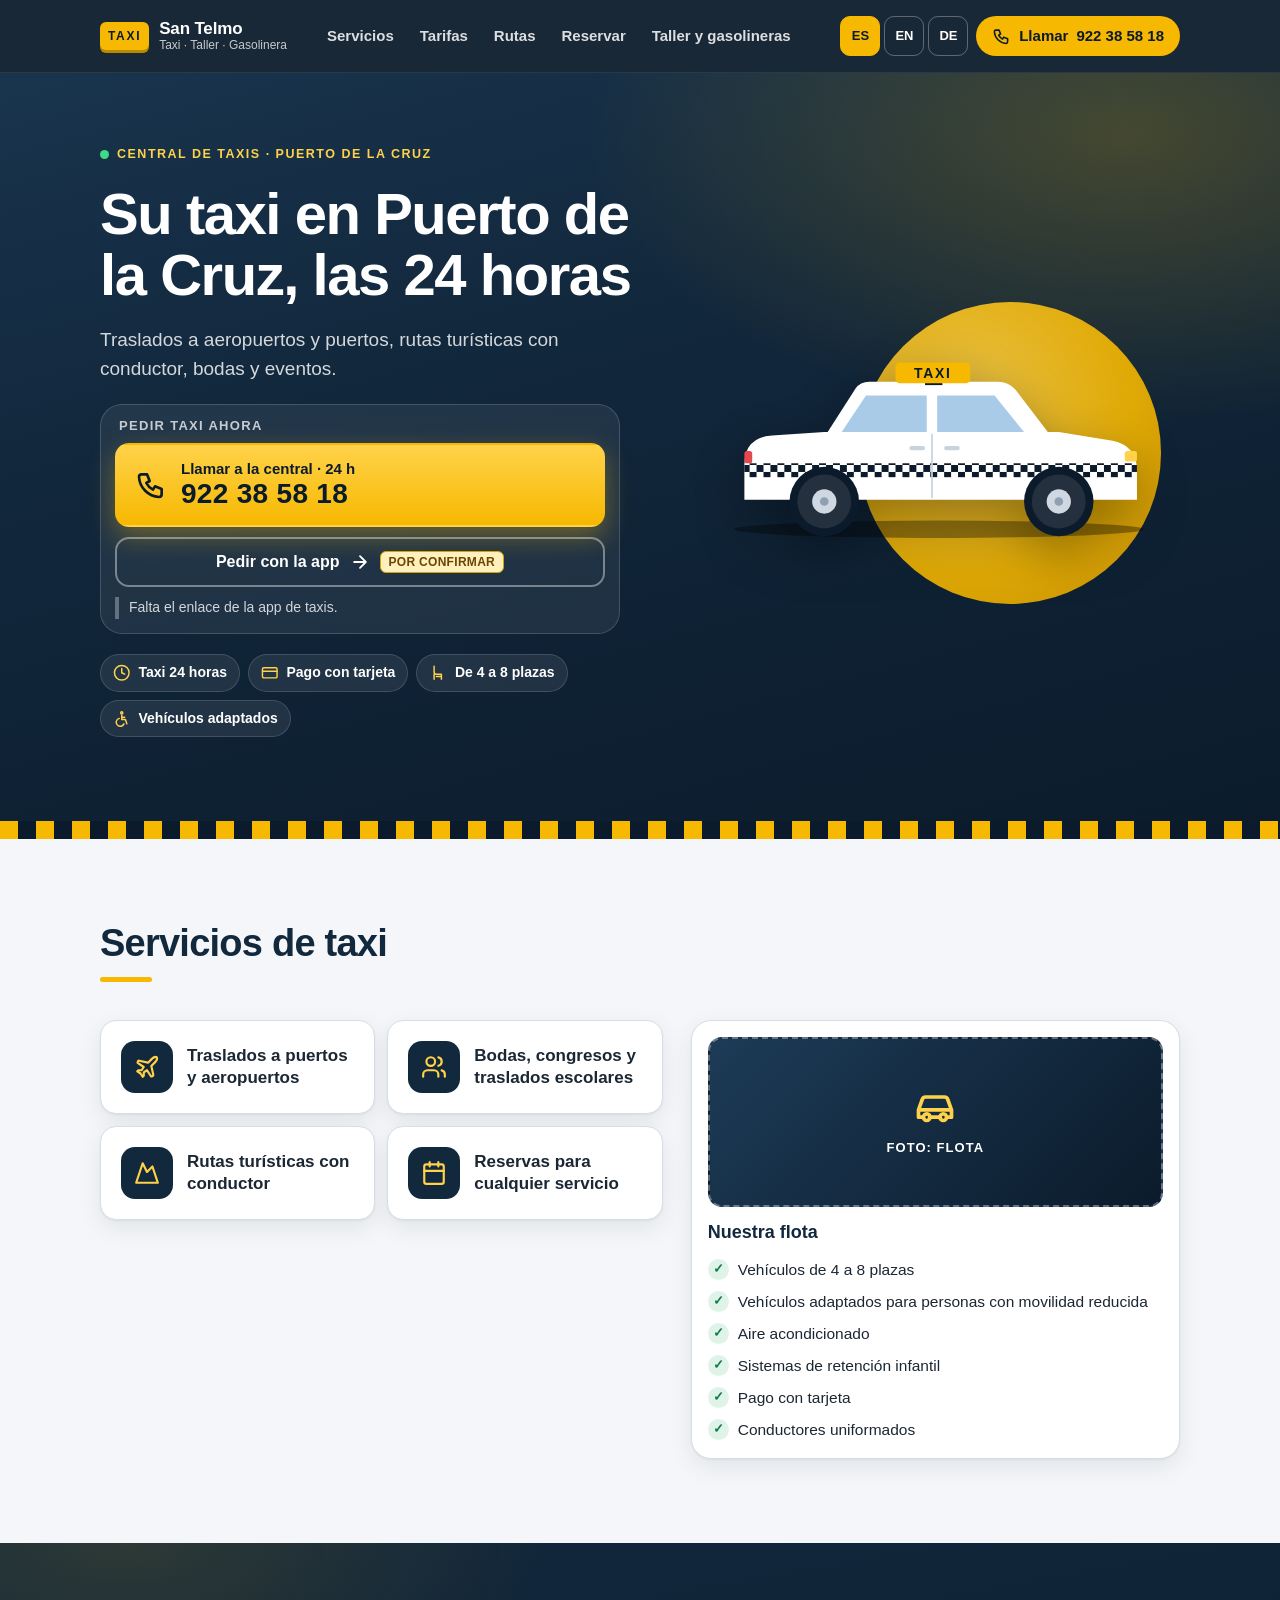
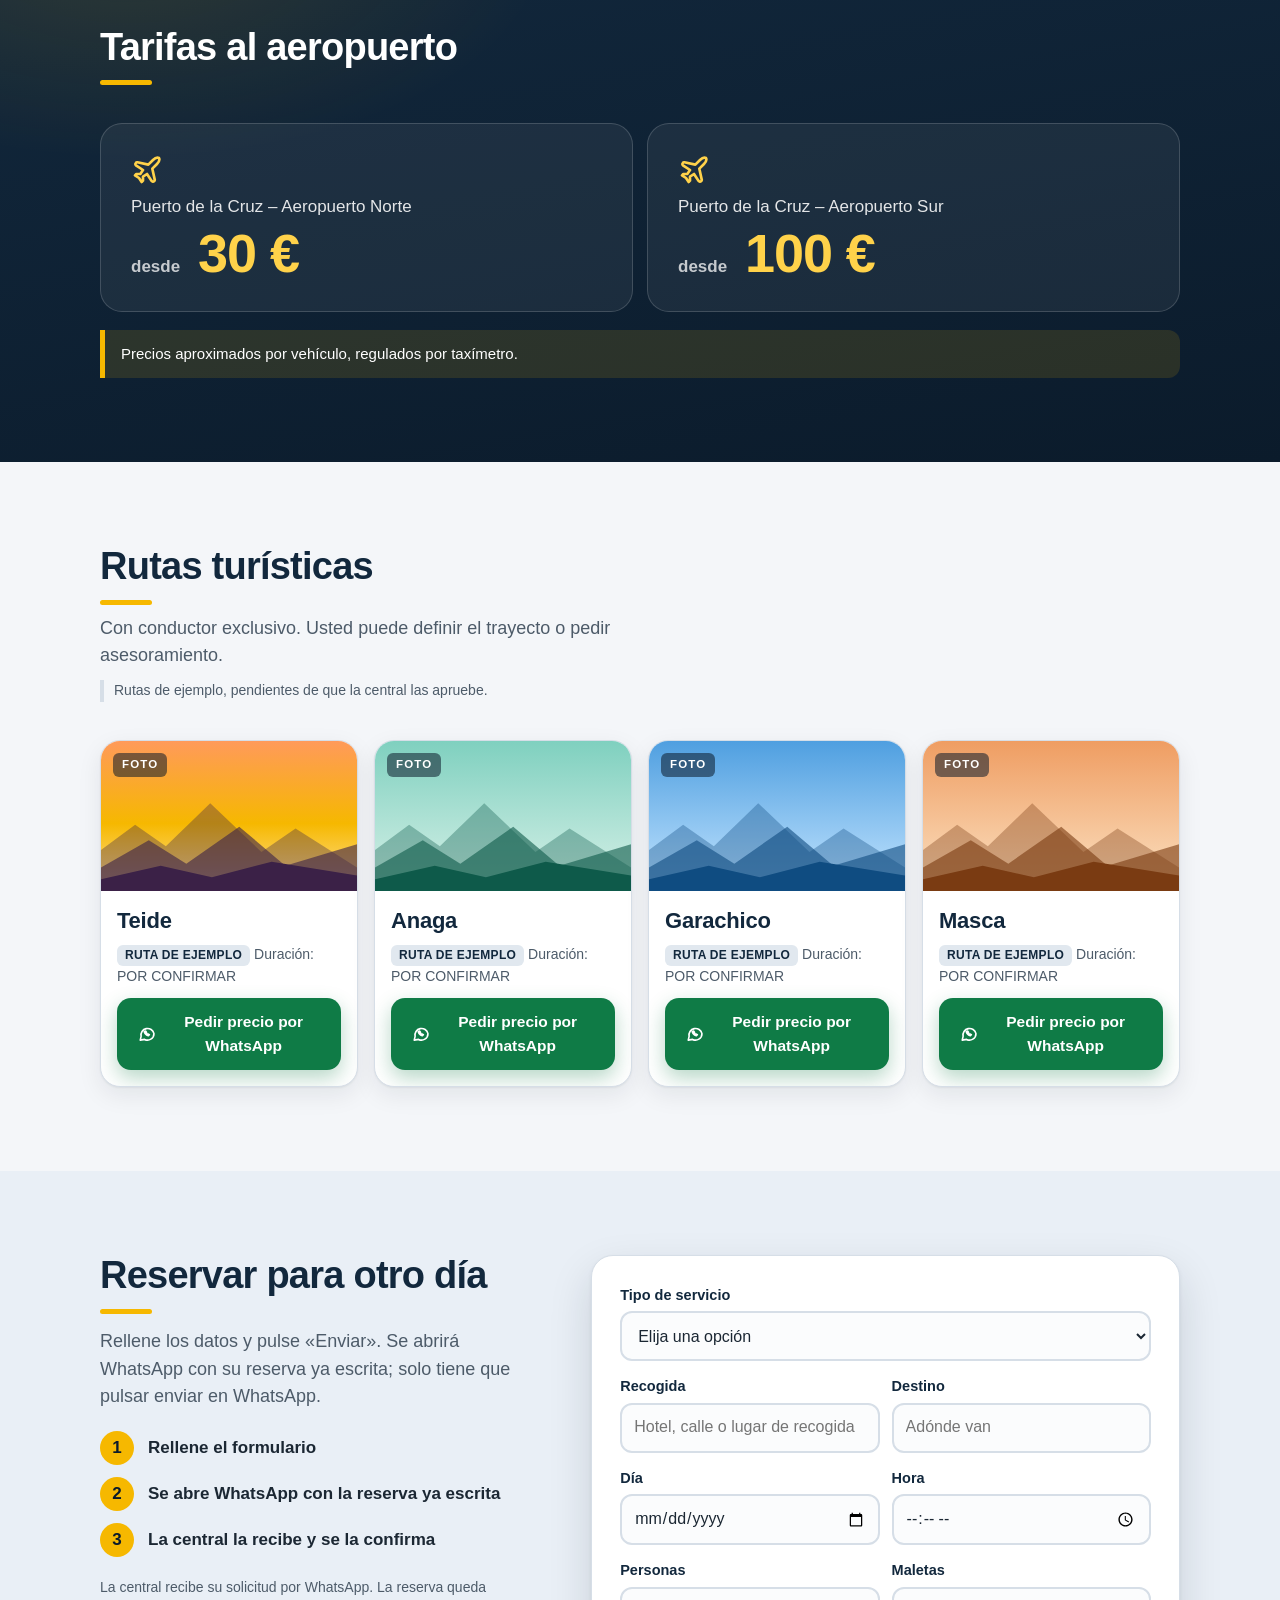
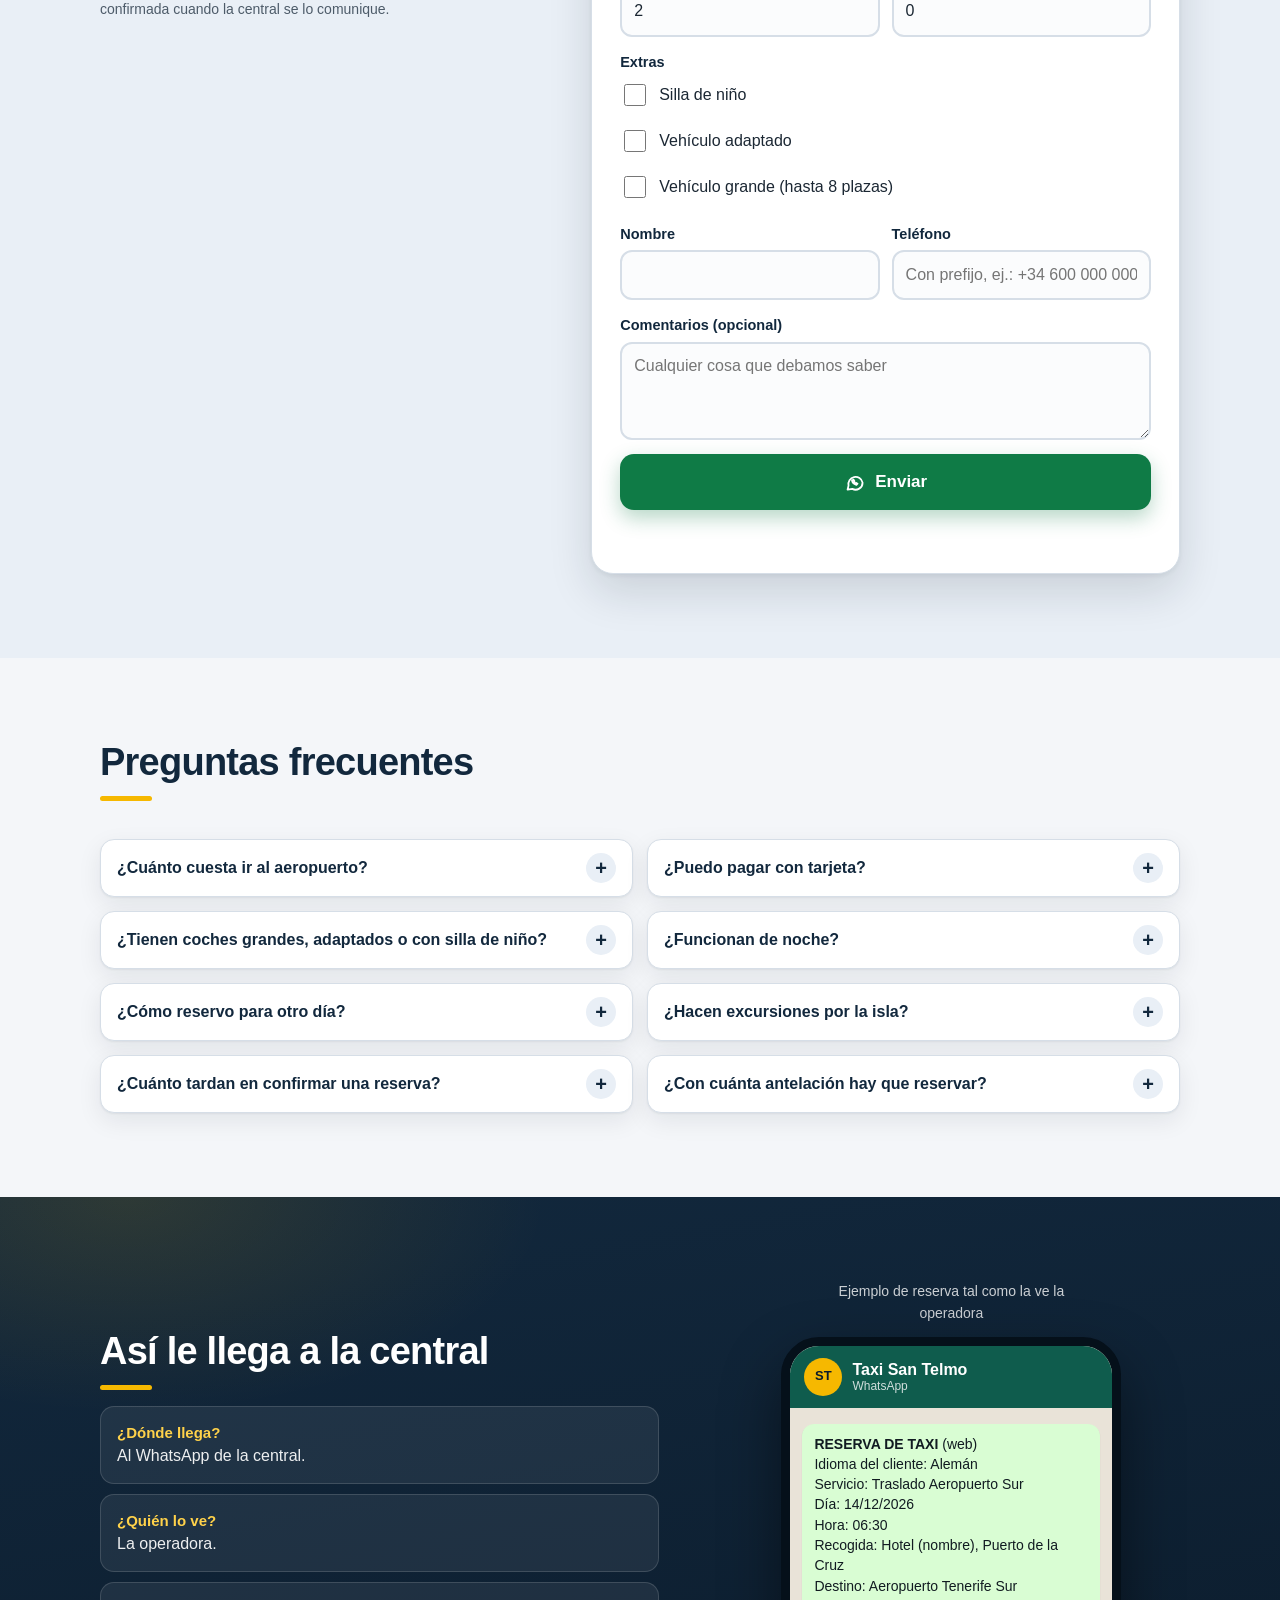
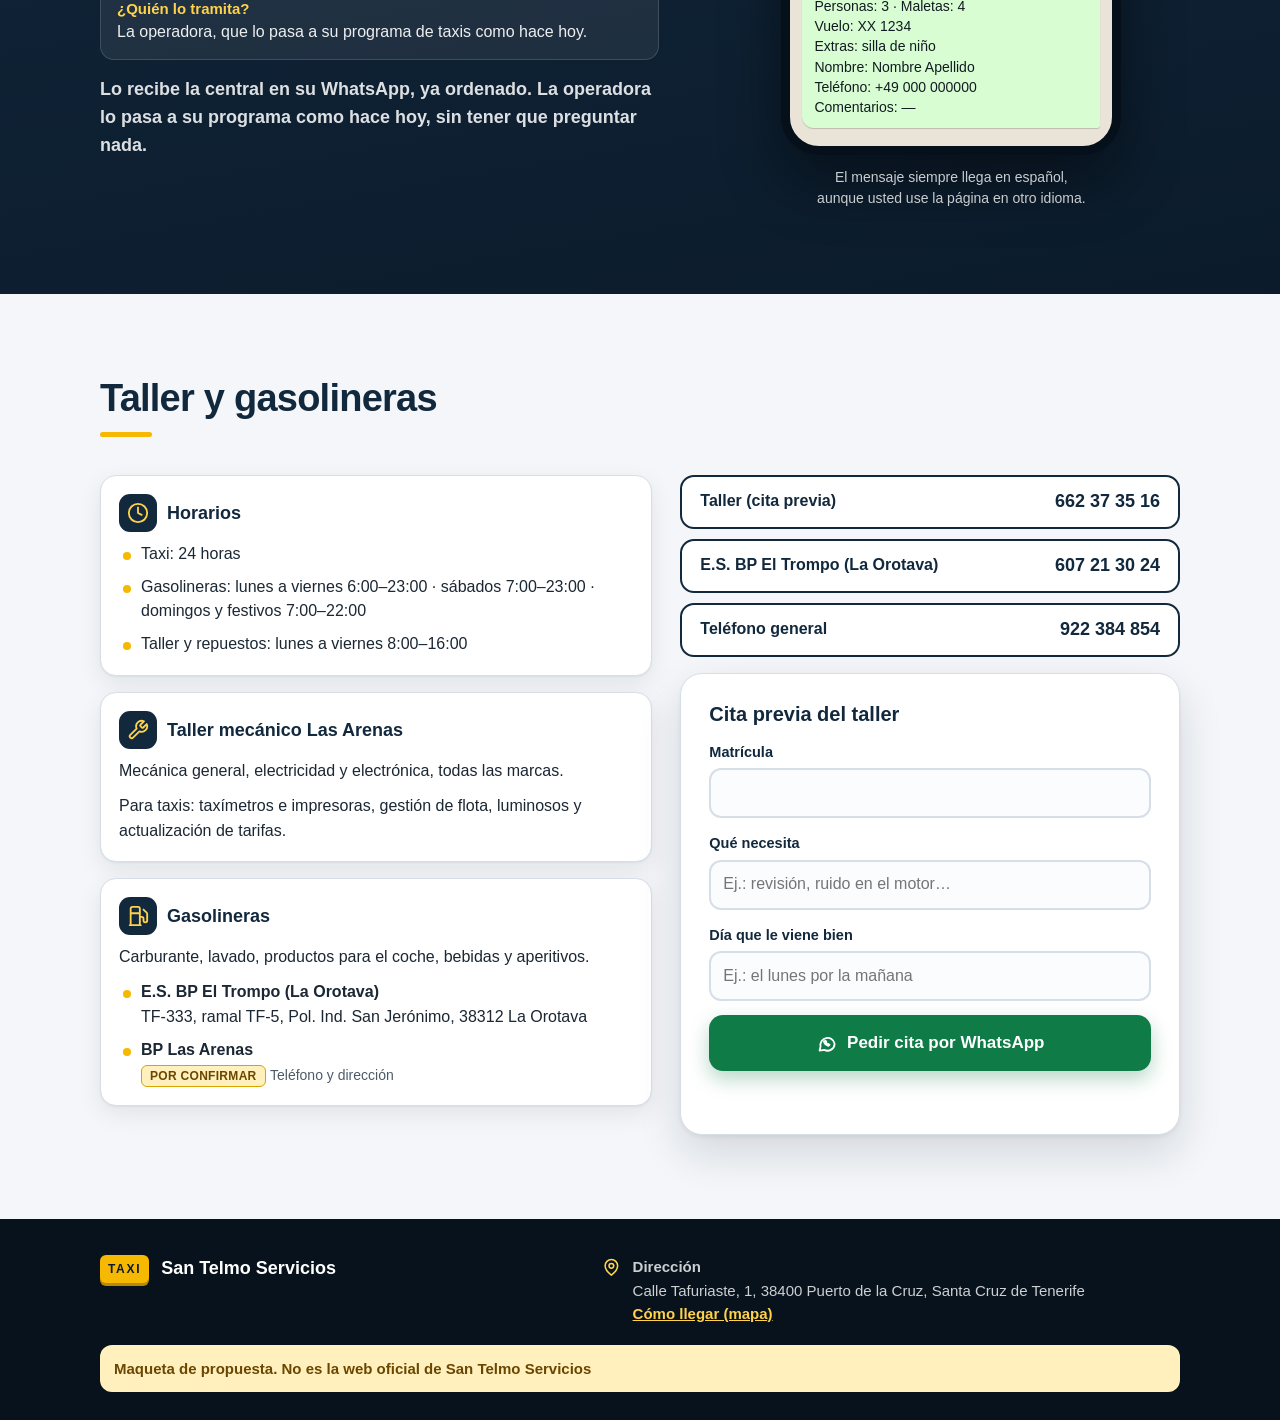
<file: index.html>
<!doctype html>
<html lang="es">
<head>
  <meta charset="utf-8">
  <meta name="viewport" content="width=device-width, initial-scale=1, viewport-fit=cover">
  <meta name="robots" content="noindex">
  <meta name="theme-color" content="#0b1b2b">
  <title>San Telmo Servicios</title>
  <link rel="stylesheet" href="styles.css">
</head>
<body>

<!-- Iconos (sin dependencias): se usan con <svg class="i"><use href="#i-..."></use></svg> -->
<svg width="0" height="0" style="position:absolute" aria-hidden="true" focusable="false">
  <defs>
    <symbol id="i-phone" viewBox="0 0 24 24" fill="none" stroke="currentColor" stroke-width="2" stroke-linecap="round" stroke-linejoin="round"><path d="M5 4h4l2 5-2.5 1.5a11 11 0 0 0 5 5L15 13l5 2v4a2 2 0 0 1-2 2A16 16 0 0 1 3 6a2 2 0 0 1 2-2z"/></symbol>
    <symbol id="i-chat" viewBox="0 0 24 24" fill="none" stroke="currentColor" stroke-width="2" stroke-linecap="round" stroke-linejoin="round"><path d="M21 12a8 8 0 0 1-11.6 7.1L4 20l1.1-4.6A8 8 0 1 1 21 12z"/><path d="M9 9.5c.3 2 2.5 4.2 5 5l1.3-1.3-1.8-1-.8.7a4 4 0 0 1-1.6-1.6l.7-.8-1-1.8z"/></symbol>
    <symbol id="i-plane" viewBox="0 0 24 24" fill="none" stroke="currentColor" stroke-width="2" stroke-linecap="round" stroke-linejoin="round"><path d="M17.8 19.2 16 11l3.5-3.5C21 6 21.5 4 21 3c-1-.5-3 0-4.5 1.5L13 8 4.8 6.2c-.5-.1-.9.1-1.1.5l-.3.5c-.2.5-.1 1 .3 1.3L9 12l-2 3H4l-1 1 3 2 2 3 1-1v-3l3-2 3.5 5.3c.3.4.8.5 1.3.3l.5-.2c.4-.3.6-.7.5-1.2z"/></symbol>
    <symbol id="i-users" viewBox="0 0 24 24" fill="none" stroke="currentColor" stroke-width="2" stroke-linecap="round" stroke-linejoin="round"><path d="M16 21v-2a4 4 0 0 0-4-4H6a4 4 0 0 0-4 4v2"/><circle cx="9" cy="7" r="4"/><path d="M22 21v-2a4 4 0 0 0-3-3.9M16 3.1a4 4 0 0 1 0 7.8"/></symbol>
    <symbol id="i-mountain" viewBox="0 0 24 24" fill="none" stroke="currentColor" stroke-width="2" stroke-linecap="round" stroke-linejoin="round"><path d="m8 3 4 8 5-5 5 15H2L8 3z"/></symbol>
    <symbol id="i-calendar" viewBox="0 0 24 24" fill="none" stroke="currentColor" stroke-width="2" stroke-linecap="round" stroke-linejoin="round"><rect x="3" y="4" width="18" height="18" rx="2"/><path d="M16 2v4M8 2v4M3 10h18"/></symbol>
    <symbol id="i-clock" viewBox="0 0 24 24" fill="none" stroke="currentColor" stroke-width="2" stroke-linecap="round" stroke-linejoin="round"><circle cx="12" cy="12" r="10"/><path d="M12 6v6l4 2"/></symbol>
    <symbol id="i-card" viewBox="0 0 24 24" fill="none" stroke="currentColor" stroke-width="2" stroke-linecap="round" stroke-linejoin="round"><rect x="2" y="5" width="20" height="14" rx="2"/><path d="M2 10h20"/></symbol>
    <symbol id="i-seats" viewBox="0 0 24 24" fill="none" stroke="currentColor" stroke-width="2" stroke-linecap="round" stroke-linejoin="round"><path d="M7 3v8a3 3 0 0 0 3 3h7M7 14v7M17 14v7M10 17h7"/></symbol>
    <symbol id="i-access" viewBox="0 0 24 24" fill="none" stroke="currentColor" stroke-width="2" stroke-linecap="round" stroke-linejoin="round"><circle cx="12" cy="4" r="1.5"/><path d="M12 7v6h5l2 6M12 10h4M8.5 11.5A5.5 5.5 0 1 0 15 19"/></symbol>
    <symbol id="i-car" viewBox="0 0 24 24" fill="none" stroke="currentColor" stroke-width="2" stroke-linecap="round" stroke-linejoin="round"><path d="M5 17H3v-4l2-5.5A2 2 0 0 1 7 6h10a2 2 0 0 1 2 1.5L21 13v4h-2M3 13h18M9 17h6"/><circle cx="7.5" cy="17" r="1.8"/><circle cx="16.5" cy="17" r="1.8"/></symbol>
    <symbol id="i-check" viewBox="0 0 24 24" fill="none" stroke="currentColor" stroke-width="2.5" stroke-linecap="round" stroke-linejoin="round"><path d="M20 6 9 17l-5-5"/></symbol>
    <symbol id="i-pin" viewBox="0 0 24 24" fill="none" stroke="currentColor" stroke-width="2" stroke-linecap="round" stroke-linejoin="round"><path d="M20 10c0 6-8 12-8 12s-8-6-8-12a8 8 0 0 1 16 0z"/><circle cx="12" cy="10" r="3"/></symbol>
    <symbol id="i-wrench" viewBox="0 0 24 24" fill="none" stroke="currentColor" stroke-width="2" stroke-linecap="round" stroke-linejoin="round"><path d="M14.7 6.3a1 1 0 0 0 0 1.4l1.6 1.6a1 1 0 0 0 1.4 0l3.77-3.77a6 6 0 0 1-7.94 7.94l-6.91 6.91a2.12 2.12 0 0 1-3-3l6.91-6.91a6 6 0 0 1 7.94-7.94l-3.76 3.76z"/></symbol>
    <symbol id="i-fuel" viewBox="0 0 24 24" fill="none" stroke="currentColor" stroke-width="2" stroke-linecap="round" stroke-linejoin="round"><path d="M3 22h12M4 9h10M14 22V4a2 2 0 0 0-2-2H6a2 2 0 0 0-2 2v18M14 13h2a2 2 0 0 1 2 2v2a2 2 0 0 0 2 2 2 2 0 0 0 2-2V9.83a2 2 0 0 0-.59-1.42L18 5"/></symbol>
    <symbol id="i-arrow" viewBox="0 0 24 24" fill="none" stroke="currentColor" stroke-width="2.2" stroke-linecap="round" stroke-linejoin="round"><path d="M5 12h14M12 5l7 7-7 7"/></symbol>
    <symbol id="i-down" viewBox="0 0 24 24" fill="none" stroke="currentColor" stroke-width="2.5" stroke-linecap="round" stroke-linejoin="round"><path d="m6 9 6 6 6-6"/></symbol>
    <!-- Paisaje de las tarjetas de ruta (sustituye a la foto hasta tener las del cliente) -->
    <symbol id="art-land" viewBox="0 0 300 120" preserveAspectRatio="none">
      <path d="M0 120V78l40-26 36 22 52-44 60 50 40-24 72 40v44z" fill="currentColor" opacity=".35"/>
      <path d="M0 120V96l56-28 44 24 62-38 54 40 84-22v48z" fill="currentColor" opacity=".6"/>
      <path d="M0 120v-12l70-14 60 12 70-16 100 14v16z" fill="currentColor"/>
    </symbol>
  </defs>
</svg>

<!-- ======================= Cabecera fija ======================= -->
<header class="top" id="top">
  <div class="wrap top-in">
    <a class="logo" href="#ahora" aria-label="San Telmo Servicios">
      <span class="logo-mark" aria-hidden="true">TAXI</span>
      <span class="logo-txt">
        <strong>San Telmo</strong>
        <small data-i="tagline"></small>
      </span>
    </a>

    <nav class="links" aria-label="Menú">
      <a href="#servicios" data-i="navServices"></a>
      <a href="#tarifas" data-i="navRates"></a>
      <a href="#rutas" data-i="navRoutes"></a>
      <a href="#reservar" data-i="navBook"></a>
      <a href="#taller" data-i="navShop"></a>
    </nav>

    <div class="top-tools">
      <div class="langs" role="group" data-i-aria="langLabel">
        <button type="button" data-lang="es" aria-pressed="true">ES</button>
        <button type="button" data-lang="en" aria-pressed="false">EN</button>
        <button type="button" data-lang="de" aria-pressed="false">DE</button>
      </div>
      <a class="nav-call" id="nav-call" href="#">
        <svg class="i" aria-hidden="true"><use href="#i-phone"/></svg>
        <span class="nav-call-txt" data-i="navCall"></span>
        <b id="nav-call-num"></b>
      </a>
    </div>
  </div>
</header>

<main>

  <!-- ======================= Portada: pedir taxi ahora ======================= -->
  <section class="hero" id="ahora" aria-labelledby="t-hero">
    <div class="wrap hero-in">
      <p class="eyebrow hero-eyebrow"><span class="dot" aria-hidden="true"></span><span data-i="heroEyebrow"></span></p>
      <h1 id="t-hero" class="hero-title" data-i="heroTitle"></h1>

      <div class="now" role="group" aria-labelledby="t-now">
        <h2 id="t-now" class="now-title" data-i="nowTitle"></h2>
        <a class="btn btn-call" id="btn-call" href="#">
          <svg class="i i-lg" aria-hidden="true"><use href="#i-phone"/></svg>
          <span class="btn-txt">
            <span class="btn-main" data-i="callBtn"></span>
            <span class="btn-num" id="call-num"></span>
          </span>
        </a>
        <a class="btn btn-ghost" id="btn-app" href="#">
          <span data-i="appBtn"></span>
          <svg class="i" aria-hidden="true"><use href="#i-arrow"/></svg>
          <span class="tag tag-pending" id="app-tag" hidden></span>
        </a>
        <p class="small note" id="app-note" hidden></p>
      </div>

      <p class="hero-sub" data-i="heroSub"></p>

      <ul class="badges">
        <li><svg class="i" aria-hidden="true"><use href="#i-clock"/></svg><span data-i="badge24"></span></li>
        <li><svg class="i" aria-hidden="true"><use href="#i-card"/></svg><span data-i="badgeCard"></span></li>
        <li><svg class="i" aria-hidden="true"><use href="#i-seats"/></svg><span data-i="badgeSeats"></span></li>
        <li><svg class="i" aria-hidden="true"><use href="#i-access"/></svg><span data-i="badgeAdapted"></span></li>
      </ul>

      <div class="hero-art" aria-hidden="true">
        <span class="sun"></span>
        <svg viewBox="0 0 560 250" class="taxi-art" focusable="false">
          <defs>
            <pattern id="chk" width="16" height="16" patternUnits="userSpaceOnUse">
              <rect width="8" height="8" fill="#0b1b2b"/><rect x="8" y="8" width="8" height="8" fill="#0b1b2b"/>
            </pattern>
          </defs>
          <ellipse cx="282" cy="226" rx="236" ry="10" fill="rgba(0,0,0,.35)"/>
          <!-- cabina -->
          <path d="M150 120 L186 64 Q191 56 202 56 H350 Q362 56 370 65 L412 120 Z" fill="#fff"/>
          <path d="M170 114 L198 72 H268 V114 Z" fill="#a9cbe8"/>
          <path d="M280 72 H346 L380 114 H280 Z" fill="#a9cbe8"/>
          <!-- carrocería -->
          <path d="M58 152 Q58 120 90 118 L150 114 H420 L482 124 Q510 130 510 158 V192 H58 Z" fill="#fff"/>
          <rect x="58" y="150" width="452" height="16" fill="url(#chk)"/>
          <path d="M274 116 V190" stroke="#c9d3de" stroke-width="2"/>
          <rect x="248" y="130" width="18" height="5" rx="2.5" fill="#c9d3de"/>
          <rect x="288" y="130" width="18" height="5" rx="2.5" fill="#c9d3de"/>
          <!-- luces -->
          <rect x="496" y="136" width="14" height="12" rx="3" fill="#ffd24a"/>
          <rect x="58" y="136" width="9" height="14" rx="3" fill="#e5484d"/>
          <!-- rótulo del techo -->
          <rect x="266" y="54" width="20" height="6" fill="#0b1b2b"/>
          <rect x="232" y="34" width="86" height="24" rx="5" fill="#f6b800"/>
          <text x="275" y="52" text-anchor="middle" font-family="-apple-system, Arial, sans-serif" font-weight="800" font-size="16" letter-spacing="2" fill="#0b1b2b">TAXI</text>
          <!-- ruedas -->
          <circle cx="150" cy="194" r="40" fill="#0b1b2b"/>
          <circle cx="420" cy="194" r="40" fill="#0b1b2b"/>
          <circle cx="150" cy="194" r="31" fill="#24303d"/>
          <circle cx="420" cy="194" r="31" fill="#24303d"/>
          <circle cx="150" cy="194" r="14" fill="#cfd8e2"/>
          <circle cx="420" cy="194" r="14" fill="#cfd8e2"/>
          <circle cx="150" cy="194" r="5" fill="#8fa0b2"/>
          <circle cx="420" cy="194" r="5" fill="#8fa0b2"/>
        </svg>
      </div>
    </div>
    <div class="checker" aria-hidden="true"></div>
  </section>

  <!-- ======================= Servicios de taxi ======================= -->
  <section class="section" id="servicios" aria-labelledby="t-serv">
    <div class="wrap">
      <header class="sec-head">
        <h2 id="t-serv" data-i="servicesTitle"></h2>
      </header>
      <div class="two">
        <ul class="svc-grid" id="services-list"></ul>
        <div class="fleet">
          <div class="foto foto-wide" role="img">
            <svg class="i i-xl" aria-hidden="true"><use href="#i-car"/></svg>
            <span class="foto-label" data-i="photoFleet"></span>
          </div>
          <h3 data-i="fleetTitle"></h3>
          <ul class="chips" id="fleet-list"></ul>
        </div>
      </div>
    </div>
  </section>

  <!-- ======================= Tarifas ======================= -->
  <section class="section section-dark" id="tarifas" aria-labelledby="t-rates">
    <div class="wrap">
      <header class="sec-head">
        <h2 id="t-rates" data-i="ratesTitle"></h2>
      </header>
      <div class="rates">
        <div class="rate">
          <svg class="i i-lg" aria-hidden="true"><use href="#i-plane"/></svg>
          <span class="rate-route" data-i="rateNorth"></span>
          <strong class="rate-price"><small data-i="from"></small> 30 €</strong>
        </div>
        <div class="rate">
          <svg class="i i-lg" aria-hidden="true"><use href="#i-plane"/></svg>
          <span class="rate-route" data-i="rateSouth"></span>
          <strong class="rate-price"><small data-i="from"></small> 100 €</strong>
        </div>
      </div>
      <p class="notice" data-i="ratesNotice"></p>
    </div>
  </section>

  <!-- ======================= Rutas turísticas ======================= -->
  <section class="section" id="rutas" aria-labelledby="t-routes">
    <div class="wrap">
      <header class="sec-head">
        <h2 id="t-routes" data-i="routesTitle"></h2>
        <p class="lead" data-i="routesIntro"></p>
        <p class="small note" data-i="routesSample"></p>
      </header>
      <div class="routes" id="routes-list"></div>
    </div>
  </section>

  <!-- ======================= Reservar para otro día ======================= -->
  <section class="section section-tint" id="reservar" aria-labelledby="t-book">
    <div class="wrap book">
      <div class="book-side">
        <h2 id="t-book" data-i="bookTitle"></h2>
        <p class="lead" data-i="bookIntro"></p>
        <ol class="steps">
          <li><span class="step-n">1</span><span data-i="step1"></span></li>
          <li><span class="step-n">2</span><span data-i="step2"></span></li>
          <li><span class="step-n">3</span><span data-i="step3"></span></li>
        </ol>
        <p class="small" data-i="bookNote"></p>
      </div>

      <form id="form-reserva" class="panel" novalidate autocomplete="off">
        <label class="field">
          <span data-i="fService"></span>
          <select id="f-service" name="service" data-req="fService"></select>
        </label>

        <div class="row2 row2-wide">
          <label class="field">
            <span data-i="fPickup"></span>
            <input type="text" id="f-pickup" name="pickup" data-req="fPickup" data-i-ph="phPickup">
          </label>
          <label class="field">
            <span data-i="fDropoff"></span>
            <input type="text" id="f-dropoff" name="dropoff" data-req="fDropoff" data-i-ph="phDropoff">
          </label>
        </div>

        <div class="row2">
          <label class="field">
            <span data-i="fDate"></span>
            <input type="date" id="f-date" name="date" data-req="fDate">
          </label>
          <label class="field">
            <span data-i="fTime"></span>
            <input type="time" id="f-time" name="time" data-req="fTime">
          </label>
        </div>

        <div class="row2">
          <label class="field">
            <span data-i="fPeople"></span>
            <input type="number" id="f-people" name="people" min="1" step="1" inputmode="numeric" value="2" data-req="fPeople">
          </label>
          <label class="field">
            <span data-i="fBags"></span>
            <input type="number" id="f-bags" name="bags" min="0" step="1" inputmode="numeric" value="0">
          </label>
        </div>

        <label class="field" id="flight-field" hidden>
          <span data-i="fFlight"></span>
          <input type="text" id="f-flight" name="flight" data-i-ph="phFlight" autocapitalize="characters">
        </label>

        <fieldset class="field extras">
          <legend data-i="fExtras"></legend>
          <label class="check"><input type="checkbox" name="extras" value="seat"><span data-i="extras.seat"></span></label>
          <label class="check"><input type="checkbox" name="extras" value="adapted"><span data-i="extras.adapted"></span></label>
          <label class="check"><input type="checkbox" name="extras" value="large"><span data-i="extras.large"></span></label>
        </fieldset>

        <div class="row2 row2-wide">
          <label class="field">
            <span data-i="fName"></span>
            <input type="text" id="f-name" name="name" data-req="fName" autocomplete="name">
          </label>
          <label class="field">
            <span data-i="fPhone"></span>
            <input type="tel" id="f-phone" name="phone" data-req="fPhone" data-i-ph="phPhone" autocomplete="tel">
          </label>
        </div>

        <label class="field">
          <span data-i="fComments"></span>
          <textarea id="f-comments" name="comments" rows="3" data-i-ph="phComments"></textarea>
        </label>

        <button type="submit" class="btn btn-wa">
          <svg class="i" aria-hidden="true"><use href="#i-chat"/></svg>
          <span data-i="submit"></span>
        </button>
        <p class="small status" id="form-status" role="status" aria-live="polite"></p>
      </form>
    </div>
  </section>

  <!-- ======================= Preguntas frecuentes ======================= -->
  <section class="section" id="faq" aria-labelledby="t-faq">
    <div class="wrap">
      <header class="sec-head">
        <h2 id="t-faq" data-i="faqTitle"></h2>
      </header>
      <div class="faq-list" id="faq-list"></div>
    </div>
  </section>

  <!-- ======================= Así le llega a la central ======================= -->
  <section class="section section-dark" id="central" aria-labelledby="t-central">
    <div class="wrap central">
      <div class="central-text">
        <h2 id="t-central" data-i="centralTitle"></h2>
        <dl class="qa" id="central-qa"></dl>
        <p class="lead strong" data-i="centralLine"></p>
      </div>

      <div class="central-demo">
        <p class="small cap" data-i="centralExample"></p>
        <div class="phone">
          <div class="phone-top">
            <span class="avatar" aria-hidden="true">ST</span>
            <span class="phone-name"><b data-i="waChatName"></b><small>WhatsApp</small></span>
          </div>
          <div class="phone-body">
            <div class="wa-bubble" id="wa-example" translate="no" lang="es"></div>
          </div>
        </div>
        <p class="small cap" data-i="centralSpanish"></p>
      </div>
    </div>
  </section>

  <!-- ======================= Taller y gasolineras ======================= -->
  <section class="section" id="taller" aria-labelledby="t-shop">
    <div class="wrap">
      <header class="sec-head">
        <h2 id="t-shop" data-i="shopTitle"></h2>
      </header>

      <div class="shop">
        <div class="shop-cards">
          <article class="mini">
            <h3><svg class="i" aria-hidden="true"><use href="#i-clock"/></svg><span data-i="hoursTitle"></span></h3>
            <ul class="list">
              <li data-i="hoursTaxi"></li>
              <li data-i="hoursStations"></li>
              <li data-i="hoursWorkshop"></li>
            </ul>
          </article>

          <article class="mini">
            <h3><svg class="i" aria-hidden="true"><use href="#i-wrench"/></svg><span data-i="workshopName"></span></h3>
            <p data-i="workshopServices"></p>
            <p data-i="workshopTaxis"></p>
          </article>

          <article class="mini">
            <h3><svg class="i" aria-hidden="true"><use href="#i-fuel"/></svg><span data-i="stationsName"></span></h3>
            <p data-i="stationsServices"></p>
            <ul class="list">
              <li><strong data-i="stationTrompo"></strong><br><span id="trompo-addr"></span></li>
              <li><strong data-i="stationLasArenas"></strong><br>
                <span class="tag tag-pending" data-i="pending"></span>
                <span class="small" data-i="stationLasArenasNote"></span></li>
            </ul>
          </article>
        </div>

        <div class="shop-side">
          <div class="phones">
            <a class="btn btn-ghost" id="tel-workshop" href="#"><span data-i="phoneWorkshop"></span><span class="btn-num" id="tel-workshop-num"></span></a>
            <a class="btn btn-ghost" id="tel-trompo" href="#"><span data-i="stationTrompo"></span><span class="btn-num" id="tel-trompo-num"></span></a>
            <a class="btn btn-ghost" id="tel-general" href="#"><span data-i="phoneGeneral"></span><span class="btn-num" id="tel-general-num"></span></a>
          </div>

          <form id="form-cita" class="panel" novalidate autocomplete="off">
            <h3 data-i="apptTitle"></h3>
            <label class="field">
              <span data-i="fPlate"></span>
              <input type="text" id="c-plate" name="plate" data-req="fPlate" autocapitalize="characters">
            </label>
            <label class="field">
              <span data-i="fNeed"></span>
              <input type="text" id="c-need" name="need" data-req="fNeed" data-i-ph="phNeed">
            </label>
            <label class="field">
              <span data-i="fDay"></span>
              <input type="text" id="c-day" name="day" data-req="fDay" data-i-ph="phDay">
            </label>
            <button type="submit" class="btn btn-wa">
              <svg class="i" aria-hidden="true"><use href="#i-chat"/></svg>
              <span data-i="apptBtn"></span>
            </button>
            <p class="small status" id="cita-status" role="status" aria-live="polite"></p>
          </form>
        </div>
      </div>
    </div>
  </section>

</main>

<!-- ======================= Pie ======================= -->
<footer class="foot">
  <div class="wrap foot-in">
    <div class="foot-brand">
      <span class="logo-mark" aria-hidden="true">TAXI</span>
      <strong>San Telmo Servicios</strong>
    </div>
    <p class="foot-addr">
      <svg class="i" aria-hidden="true"><use href="#i-pin"/></svg>
      <span><strong data-i="footAddress"></strong><br><span id="foot-address"></span><br>
      <a id="foot-map" href="#" target="_blank" rel="noopener"><span data-i="footMap"></span></a></span>
    </p>
    <p class="disclaimer" data-i="footDisclaimer"></p>
  </div>
</footer>

<!-- Barra fija (móvil): Llamar · WhatsApp · Reservar -->
<nav class="bar" aria-label="Acciones rápidas">
  <a class="bar-call" id="bar-call" href="#"><svg class="i" aria-hidden="true"><use href="#i-phone"/></svg><span data-i="barCall"></span></a>
  <a class="bar-wa" id="bar-wa" href="#"><svg class="i" aria-hidden="true"><use href="#i-chat"/></svg><span data-i="barWa"></span></a>
  <a class="bar-book" id="bar-book" href="#reservar"><svg class="i" aria-hidden="true"><use href="#i-calendar"/></svg><span data-i="barBook"></span></a>
</nav>

<div class="toast" id="toast" role="status" aria-live="polite" hidden></div>

<script src="config.js"></script>
<script src="i18n.js"></script>
<script src="app.js"></script>
</body>
</html>
</file>
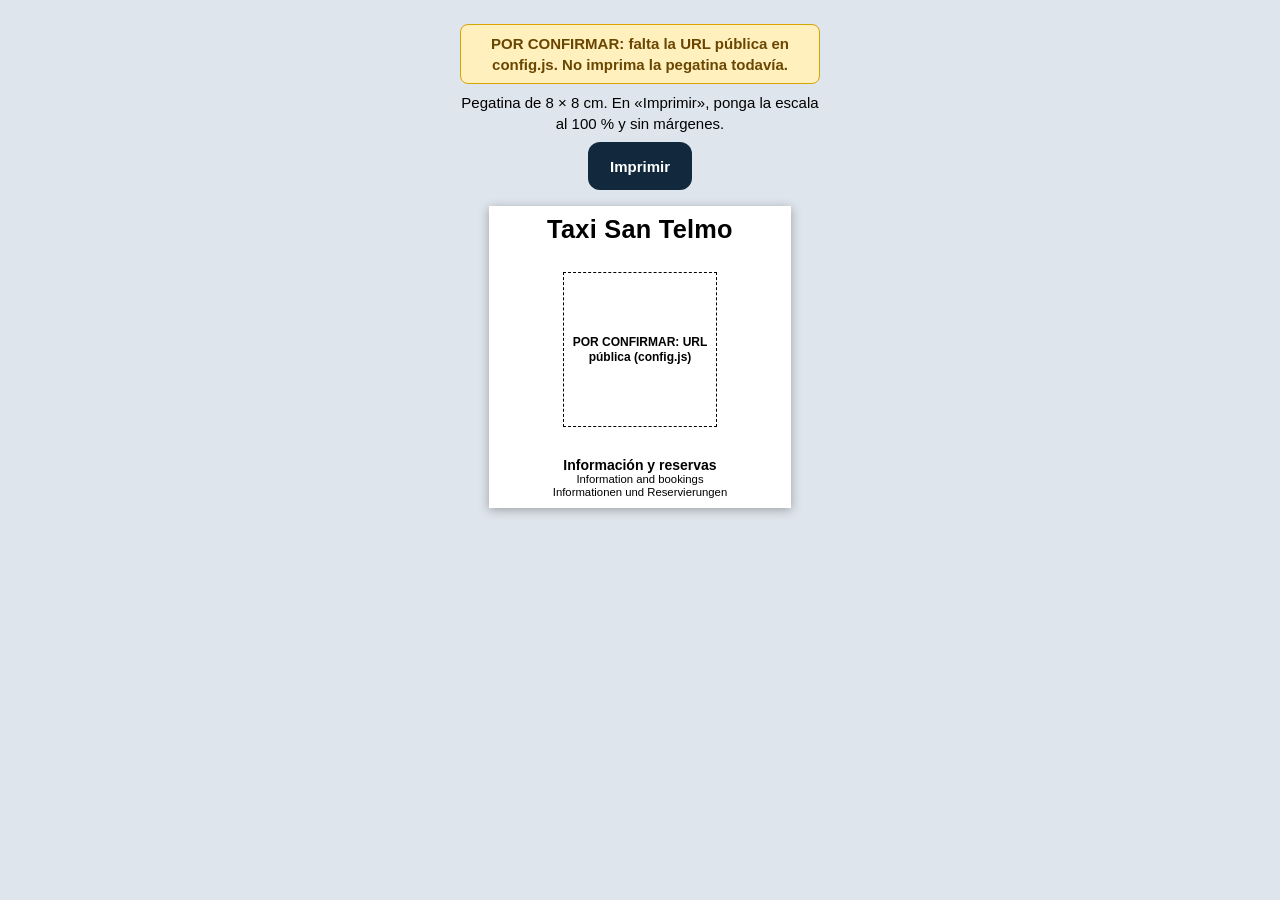
<file: qr.html>
<!doctype html>
<html lang="es">
<head>
  <meta charset="utf-8">
  <meta name="viewport" content="width=device-width, initial-scale=1">
  <meta name="robots" content="noindex">
  <title>Pegatina QR · San Telmo</title>
  <style>
    /* Pegatina de 8 × 8 cm. En pantalla se ve con marco; al imprimir ocupa
       exactamente una hoja de 80 × 80 mm, sin márgenes. */
    @page { size: 80mm 80mm; margin: 0; }

    * { box-sizing: border-box; }
    html, body { margin: 0; }
    body {
      background: #dfe5ec;
      color: #000;
      font-family: -apple-system, BlinkMacSystemFont, "Segoe UI", Roboto, Arial, sans-serif;
      min-height: 100vh;
      display: flex;
      flex-direction: column;
      align-items: center;
      gap: 16px;
      padding: 24px 16px;
    }

    .controls { text-align: center; max-width: 360px; font-size: 15px; line-height: 1.4; }
    .controls button {
      margin-top: 8px; min-height: 48px; padding: 0 22px;
      font: inherit; font-weight: 700; color: #fff; background: #12283d;
      border: 0; border-radius: 12px; cursor: pointer;
    }
    .warn {
      margin: 0 0 8px; padding: 8px 10px; border-radius: 8px;
      background: #fff0bd; color: #6a4600; border: 1px solid #d9a300; font-weight: 600;
    }

    .sticker {
      width: 80mm; height: 80mm;
      padding: 3mm 3mm 2.5mm;
      background: #fff;
      display: flex; flex-direction: column; align-items: center; justify-content: space-between;
      text-align: center;
      box-shadow: 0 2px 10px rgba(0, 0, 0, .3);
      overflow: hidden;
    }
    .brand { font-size: 19pt; font-weight: 800; line-height: 1; letter-spacing: .2pt; }
    .qr { width: 41mm; height: 41mm; display: flex; align-items: center; justify-content: center; }
    .qr svg { width: 100%; height: 100%; display: block; }
    .qr-missing {
      width: 100%; height: 100%; border: .4mm dashed #000; padding: 2mm;
      display: flex; align-items: center; justify-content: center;
      font-size: 9pt; font-weight: 700; line-height: 1.2;
    }
    .lines { line-height: 1.15; }
    .lines p { margin: 0; font-size: 8.5pt; }
    .lines p:first-child { font-size: 10.5pt; font-weight: 700; }

    @media print {
      body { background: #fff; padding: 0; gap: 0; min-height: 0; display: block; }
      .controls { display: none; }
      .sticker { box-shadow: none; break-inside: avoid; page-break-after: avoid; }
    }
  </style>
</head>
<body>

<div class="controls" id="controls">
  <div class="warn" id="warn" hidden></div>
  <div id="help">Pegatina de 8 × 8 cm. En «Imprimir», ponga la escala al 100 % y sin márgenes.</div>
  <button type="button" id="print">Imprimir</button>
</div>

<main class="sticker" id="sticker">
  <div class="brand" id="brand"></div>
  <div class="qr" id="qr"></div>
  <div class="lines" id="lines"></div>
</main>

<script src="config.js"></script>
<script src="i18n.js"></script>
<script src="qr.js"></script>
<script>
(function () {
  "use strict";
  var CFG = window.SANTELMO_CONFIG, T = window.SANTELMO_I18N;
  var url = (CFG.publicUrl || "").trim();

  document.getElementById("brand").textContent = T.es.sticker.brand;

  var lines = document.getElementById("lines");
  ["es", "en", "de"].forEach(function (code) {
    var p = document.createElement("p");
    p.textContent = T[code].sticker.title;
    p.lang = code;
    lines.appendChild(p);
  });

  var box = document.getElementById("qr");
  if (url) {
    box.innerHTML = QR.svg(url, { border: 4 });
  } else {
    var miss = document.createElement("div");
    miss.className = "qr-missing";
    miss.textContent = "POR CONFIRMAR: URL pública (config.js)";
    box.appendChild(miss);
    var warn = document.getElementById("warn");
    warn.textContent = "POR CONFIRMAR: falta la URL pública en config.js. No imprima la pegatina todavía.";
    warn.hidden = false;
    console.warn("[San Telmo] POR CONFIRMAR: falta publicUrl en config.js; el QR no se genera.");
  }

  document.getElementById("print").addEventListener("click", function () { window.print(); });
})();
</script>
</body>
</html>
</file>
<file: styles.css>
/* San Telmo Servicios — maqueta. Móvil primero (se comprueba a 375 px) y
   adaptada a tableta y escritorio. Sin fuentes ni librerías externas. */
:root {
  --ink: #0b1b2b;
  --navy: #12283d;
  --navy-2: #1d3b57;
  --yellow: #f6b800;
  --yellow-2: #ffd24a;
  --green: #0f7b46;
  --green-2: #0b6339;
  --bg: #f4f6f9;
  --tint: #e9eff6;
  --card: #ffffff;
  --text: #1b2733;
  --muted: #4d5b69;
  --line: #d6dee7;
  --danger: #b3261e;
  --pending-bg: #fff0bd;
  --pending-text: #6a4600;
  --pending-line: #d9a300;
  --radius: 16px;
  --shadow: 0 1px 2px rgba(11, 27, 43, .06), 0 8px 24px rgba(11, 27, 43, .08);
  --shadow-lg: 0 2px 4px rgba(11, 27, 43, .06), 0 18px 44px rgba(11, 27, 43, .14);
  color-scheme: light;
}

* { box-sizing: border-box; }

html {
  scroll-behavior: smooth;
  scroll-padding-top: 76px;
  scroll-padding-bottom: 96px; /* que la barra fija no tape el campo enfocado */
  -webkit-text-size-adjust: 100%;
}
@media (prefers-reduced-motion: reduce) {
  html { scroll-behavior: auto; }
  * { animation: none !important; transition: none !important; }
}

body {
  margin: 0;
  background: var(--bg);
  color: var(--text);
  font: 16px/1.55 -apple-system, BlinkMacSystemFont, "SF Pro Text", "Segoe UI", Roboto, "Helvetica Neue", Arial, sans-serif;
  padding-bottom: calc(76px + env(safe-area-inset-bottom));
  overflow-x: hidden;
}

h1, h2, h3, p, ul, ol, dl, dd { margin: 0; }
ul, ol { padding: 0; }
a { color: var(--navy-2); }
:focus-visible { outline: 3px solid var(--yellow); outline-offset: 2px; }

.wrap { width: 100%; max-width: 1120px; margin: 0 auto; padding: 0 20px; }
.i { width: 1.25em; height: 1.25em; flex: none; }
.i-lg { width: 32px; height: 32px; }
.i-xl { width: 44px; height: 44px; }

/* ---------- Cabecera fija ---------- */
.top {
  position: sticky; top: 0; z-index: 30;
  background: rgba(11, 27, 43, .94);
  -webkit-backdrop-filter: blur(10px); backdrop-filter: blur(10px);
  color: #fff;
  padding-top: env(safe-area-inset-top);
  border-bottom: 1px solid rgba(255, 255, 255, .08);
}
.top-in { display: flex; align-items: center; gap: 16px; min-height: 64px; }
.logo { display: flex; align-items: center; gap: 10px; color: #fff; text-decoration: none; min-width: 0; }
.logo-mark {
  background: var(--yellow); color: var(--ink);
  font-weight: 900; font-size: 12px; letter-spacing: .14em;
  padding: 5px 8px 4px; border-radius: 6px;
  box-shadow: 0 3px 0 #b88a00;
  flex: none;
}
.logo-txt { display: grid; line-height: 1.15; min-width: 0; }
.logo-txt strong { font-size: 17px; font-weight: 800; letter-spacing: -.01em; white-space: nowrap; }
.logo-txt small { display: none; font-size: 12px; opacity: .75; }

.links { display: none; margin-left: 12px; gap: 2px; }
.links a {
  color: rgba(255, 255, 255, .85); text-decoration: none; font-weight: 600; font-size: 15px;
  padding: 8px 12px; border-radius: 10px; transition: background .15s, color .15s;
}
.links a:hover { background: rgba(255, 255, 255, .1); color: #fff; }

.top-tools { margin-left: auto; display: flex; align-items: center; gap: 8px; }
.langs { display: flex; gap: 4px; flex: none; }
.langs button {
  min-width: 40px; min-height: 40px;
  border: 1.5px solid rgba(255, 255, 255, .3);
  background: transparent; color: #fff;
  border-radius: 10px; font: inherit; font-weight: 700; font-size: 13px; cursor: pointer;
  transition: background .15s;
}
.langs button:hover { background: rgba(255, 255, 255, .12); }
.langs button[aria-pressed="true"] { background: var(--yellow); border-color: var(--yellow); color: var(--ink); }

.nav-call {
  display: inline-flex; align-items: center; gap: 8px;
  min-height: 40px; padding: 0 12px;
  background: var(--yellow); color: var(--ink);
  border-radius: 999px; font-weight: 800; font-size: 15px; text-decoration: none;
  transition: transform .15s, background .15s;
}
.nav-call:hover { background: var(--yellow-2); transform: translateY(-1px); }
.nav-call-txt, .nav-call b { display: none; }

/* ---------- Botones ---------- */
.btn {
  display: flex; align-items: center; justify-content: center; gap: 10px;
  width: 100%; min-height: 54px; padding: 10px 18px;
  border-radius: 14px; border: 2px solid transparent;
  font: inherit; font-weight: 700; text-align: center; text-decoration: none; cursor: pointer;
  transition: transform .15s, box-shadow .15s, background .15s;
}
.btn:hover { transform: translateY(-1px); }
.btn-call {
  background: linear-gradient(180deg, var(--yellow-2), var(--yellow));
  color: var(--ink);
  min-height: 84px; justify-content: flex-start; padding: 12px 18px; gap: 14px;
  box-shadow: 0 10px 26px rgba(246, 184, 0, .35);
}
.btn-call:hover { box-shadow: 0 14px 32px rgba(246, 184, 0, .5); }
.btn-txt { display: grid; text-align: left; line-height: 1.15; }
.btn-call .btn-main { font-size: 15px; font-weight: 700; }
.btn-call .btn-num { font-size: 28px; font-weight: 900; letter-spacing: .3px; }
.btn-ghost { background: #fff; color: var(--navy); border-color: var(--navy); }
.btn-ghost:hover { background: #f3f7fb; }
.btn-ghost .btn-num { font-size: 18px; font-weight: 800; }
.btn-wa { background: var(--green); color: #fff; min-height: 56px; font-size: 17px; box-shadow: 0 8px 20px rgba(15, 123, 70, .3); }
.btn-wa:hover { background: var(--green-2); }

/* ---------- Portada ---------- */
.hero {
  position: relative; overflow: hidden; color: #fff;
  background:
    radial-gradient(900px 480px at 88% 8%, rgba(246, 184, 0, .22), transparent 60%),
    linear-gradient(165deg, var(--navy-2) -20%, var(--navy) 35%, var(--ink) 100%);
}
.hero-in { display: grid; gap: 16px; padding-top: 26px; padding-bottom: 28px; }
.eyebrow {
  display: flex; align-items: center; gap: 8px;
  font-size: 12.5px; font-weight: 800; letter-spacing: .12em; text-transform: uppercase; color: var(--yellow-2);
}
.dot { width: 9px; height: 9px; border-radius: 50%; background: #3ddc84; box-shadow: 0 0 0 0 rgba(61, 220, 132, .7); animation: pulse 2s infinite; }
@keyframes pulse { 70% { box-shadow: 0 0 0 9px rgba(61, 220, 132, 0); } 100% { box-shadow: 0 0 0 0 rgba(61, 220, 132, 0); } }
.hero-title { font-size: clamp(30px, 8vw, 58px); line-height: 1.04; font-weight: 800; letter-spacing: -.025em; text-wrap: balance; }
.hero-sub { font-size: 17px; color: rgba(255, 255, 255, .82); max-width: 46ch; }

.now {
  display: grid; gap: 10px; padding: 14px;
  background: rgba(255, 255, 255, .07);
  border: 1px solid rgba(255, 255, 255, .16);
  border-radius: 22px;
  -webkit-backdrop-filter: blur(6px); backdrop-filter: blur(6px);
}
.now-title { font-size: 13px; letter-spacing: .1em; text-transform: uppercase; color: rgba(255, 255, 255, .75); padding: 0 4px; }
.now .btn-ghost { background: transparent; color: #fff; border-color: rgba(255, 255, 255, .4); min-height: 50px; }
.now .btn-ghost:hover { background: rgba(255, 255, 255, .1); }
.now .small { color: rgba(255, 255, 255, .8); border-color: rgba(255, 255, 255, .3); }

.badges { list-style: none; display: flex; flex-wrap: wrap; gap: 8px; }
.badges li {
  display: inline-flex; align-items: center; gap: 8px;
  padding: 7px 12px; border-radius: 999px; font-size: 14px; font-weight: 600;
  background: rgba(255, 255, 255, .08); border: 1px solid rgba(255, 255, 255, .14);
}
.badges .i { color: var(--yellow-2); }

.hero-art { position: relative; max-width: 560px; width: 100%; margin: 8px auto 0; }
.taxi-art { position: relative; display: block; width: 100%; height: auto; filter: drop-shadow(0 18px 24px rgba(0, 0, 0, .35)); }
.sun {
  position: absolute; width: 62%; aspect-ratio: 1; right: 4%; top: -14%;
  border-radius: 50%; background: radial-gradient(circle at 35% 35%, var(--yellow-2), var(--yellow) 60%, #d99a00);
  opacity: .9;
}
.checker {
  height: 18px;
  background: repeating-conic-gradient(var(--ink) 0 25%, var(--yellow) 0 50%) 0 0 / 36px 36px;
}

/* ---------- Secciones ---------- */
.section { padding: 48px 0; }
.section-tint { background: var(--tint); }
.section-dark {
  background: radial-gradient(700px 360px at 10% 0%, rgba(246, 184, 0, .12), transparent 60%), linear-gradient(170deg, var(--navy) 0%, var(--ink) 100%);
  color: #fff;
}
.section-dark .small { color: rgba(255, 255, 255, .78); }
.section-dark a { color: var(--yellow-2); }

.sec-head { display: grid; gap: 10px; margin-bottom: 26px; }
h2 { font-size: clamp(26px, 5vw, 38px); line-height: 1.1; font-weight: 800; letter-spacing: -.02em; color: var(--navy); }
.section-dark h2 { color: #fff; }
.sec-head h2::after, .book-side h2::after, .central-text h2::after {
  content: ""; display: block; width: 52px; height: 5px; border-radius: 3px; background: var(--yellow); margin-top: 12px;
}
h3 { font-size: 18px; line-height: 1.25; color: var(--navy); }
.lead { font-size: 18px; color: var(--muted); max-width: 62ch; }
.section-dark .lead { color: rgba(255, 255, 255, .86); }
.small { font-size: 14px; color: var(--muted); }
.strong { font-weight: 600; }
.note { border-left: 4px solid var(--line); padding-left: 10px; }

.two { display: grid; gap: 22px; }

/* ---------- Servicios y flota ---------- */
.svc-grid { list-style: none; display: grid; gap: 12px; align-content: start; }
.svc-grid li {
  display: flex; align-items: center; gap: 14px; padding: 16px;
  background: var(--card); border: 1px solid var(--line); border-radius: var(--radius);
  box-shadow: var(--shadow); font-weight: 600; font-size: 17px; line-height: 1.3;
  transition: transform .18s, box-shadow .18s;
}
.svc-grid li:hover { transform: translateY(-2px); box-shadow: var(--shadow-lg); }
.svc-ic {
  width: 52px; height: 52px; flex: none; border-radius: 14px;
  display: grid; place-items: center; background: var(--navy); color: var(--yellow-2);
}
.svc-ic .i { width: 26px; height: 26px; }

.fleet { display: grid; gap: 14px; align-content: start; background: var(--card); border: 1px solid var(--line); border-radius: 20px; padding: 16px; box-shadow: var(--shadow); }
.foto {
  position: relative; display: grid; place-items: center; align-content: center; gap: 8px; text-align: center;
  min-height: 170px; padding: 14px; border-radius: 14px;
  background: linear-gradient(135deg, var(--navy-2), var(--ink));
  border: 2px dashed rgba(255, 255, 255, .35); color: #fff;
}
.foto .i { color: var(--yellow-2); }
.foto-label { font-weight: 800; letter-spacing: .08em; text-transform: uppercase; font-size: 13px; }
.chips { list-style: none; display: grid; gap: 8px; }
.chips li { position: relative; padding-left: 30px; font-size: 15.5px; }
.chips li::before {
  content: "✓"; position: absolute; left: 0; top: 1px; width: 21px; height: 21px; border-radius: 50%;
  background: #dff3e8; color: var(--green); font-weight: 900; font-size: 13px; display: grid; place-items: center;
}

/* ---------- Tarifas ---------- */
.rates { display: grid; gap: 14px; }
.rate {
  display: grid; gap: 4px; padding: 22px;
  background: rgba(255, 255, 255, .06); border: 1px solid rgba(255, 255, 255, .16); border-radius: 22px;
}
.rate .i { color: var(--yellow-2); margin-bottom: 4px; }
.rate-route { font-size: 17px; color: rgba(255, 255, 255, .88); }
.rate-price { font-size: clamp(40px, 9vw, 54px); font-weight: 900; line-height: 1.05; color: var(--yellow-2); letter-spacing: -.02em; }
.rate-price small { font-size: 17px; font-weight: 600; color: rgba(255, 255, 255, .75); letter-spacing: 0; margin-right: 4px; }
.notice {
  margin-top: 18px; padding: 12px 16px; border-radius: 0 12px 12px 0;
  background: rgba(246, 184, 0, .13); border-left: 5px solid var(--yellow); color: #fff; font-size: 15px;
}

/* ---------- Rutas ---------- */
.routes { display: grid; gap: 16px; }
.route {
  display: grid; align-content: start; overflow: hidden;
  background: var(--card); border: 1px solid var(--line); border-radius: 20px; box-shadow: var(--shadow);
  transition: transform .18s, box-shadow .18s;
}
.route:hover { transform: translateY(-3px); box-shadow: var(--shadow-lg); }
.route-art { position: relative; height: 150px; overflow: hidden; }
.route-art svg { position: absolute; left: 0; bottom: 0; width: 100%; height: 78%; }
.route-art-tag {
  position: absolute; left: 12px; top: 12px; z-index: 1; padding: 3px 9px; border-radius: 6px;
  background: rgba(11, 27, 43, .55); color: #fff; font-size: 11.5px; font-weight: 800; letter-spacing: .1em; text-transform: uppercase;
}
.route-art--teide { background: linear-gradient(180deg, #ff9a5a 0%, #f6b800 55%, #ffe3a0 100%); color: #3b2147; }
.route-art--anaga { background: linear-gradient(180deg, #7fd0bf 0%, #d8f1e8 100%); color: #0e5a4a; }
.route-art--garachico { background: linear-gradient(180deg, #4f9fe0 0%, #c4e5ff 100%); color: #0f4c81; }
.route-art--masca { background: linear-gradient(180deg, #ef9d62 0%, #fbe2c3 100%); color: #7a3b12; }
.route-body { display: grid; gap: 10px; padding: 16px; }
.route-body h3 { font-size: 22px; letter-spacing: -.01em; }
.route-body .btn { min-height: 50px; font-size: 15.5px; }

/* ---------- Formularios ---------- */
.panel { display: grid; gap: 14px; background: var(--card); border: 1px solid var(--line); border-radius: 22px; padding: 20px; box-shadow: var(--shadow-lg); align-content: start; }
form { display: grid; gap: 14px; }
.field { display: grid; gap: 5px; border: 0; padding: 0; margin: 0; min-width: 0; }
.field > span, .field > legend { font-weight: 700; font-size: 14.5px; padding: 0; color: var(--navy); }
.field[hidden] { display: none; }
input[type="text"], input[type="tel"], input[type="date"], input[type="time"],
input[type="number"], select, textarea {
  display: block; width: 100%; min-width: 0; min-height: 50px; padding: 10px 12px;
  border: 2px solid var(--line); border-radius: 12px; background: #fbfcfd; color: var(--text);
  font: inherit; font-size: 16px; /* evita el zoom automático en iPhone */
  transition: border-color .15s, box-shadow .15s, background .15s;
}
textarea { resize: vertical; }
input:focus, select:focus, textarea:focus { border-color: var(--navy-2); background: #fff; outline: none; box-shadow: 0 0 0 4px rgba(246, 184, 0, .45); }
.invalid { border-color: var(--danger) !important; background: #fdf1f0 !important; }
.row2 { display: grid; grid-template-columns: 1fr 1fr; gap: 12px; }
.extras { gap: 2px; }
.check { display: flex; align-items: center; gap: 10px; min-height: 44px; font-weight: 500; }
.check input { width: 22px; height: 22px; flex: none; accent-color: var(--green); }
.status { min-height: 1.5em; }
.status a { font-weight: 700; }

/* ---------- Reservar ---------- */
.book { display: grid; gap: 26px; }
.book-side { display: grid; gap: 14px; align-content: start; }
.steps { list-style: none; display: grid; gap: 12px; margin: 6px 0; }
.steps li { display: flex; align-items: center; gap: 14px; font-weight: 600; font-size: 17px; }
.step-n {
  width: 34px; height: 34px; flex: none; border-radius: 50%; display: grid; place-items: center;
  background: var(--yellow); color: var(--ink); font-weight: 900;
}

/* ---------- Preguntas frecuentes ---------- */
.faq-list { display: grid; gap: 12px; align-items: start; }
.faq { background: var(--card); border: 1px solid var(--line); border-radius: 14px; box-shadow: var(--shadow); }
.faq summary {
  display: flex; align-items: center; justify-content: space-between; gap: 14px;
  min-height: 56px; padding: 12px 16px; font-weight: 700; color: var(--navy); cursor: pointer; list-style: none;
}
.faq summary::-webkit-details-marker { display: none; }
.faq summary::after {
  content: "+"; flex: none; width: 30px; height: 30px; border-radius: 50%; display: grid; place-items: center;
  background: var(--tint); color: var(--navy); font-size: 20px; font-weight: 700; line-height: 1;
}
.faq[open] summary::after { content: "−"; background: var(--yellow); }
.faq p { padding: 0 16px 16px; color: var(--muted); }

/* ---------- Así le llega a la central ---------- */
.central { display: grid; gap: 30px; align-items: center; }
.central-text { display: grid; gap: 16px; align-content: start; }
.qa { display: grid; gap: 10px; }
.qa-item { padding: 14px 16px; border-radius: 14px; background: rgba(255, 255, 255, .07); border: 1px solid rgba(255, 255, 255, .14); }
.qa dt { font-weight: 800; color: var(--yellow-2); font-size: 15px; }
.qa dd { color: rgba(255, 255, 255, .92); }
.central-demo { display: grid; gap: 12px; justify-items: center; }
.cap { text-align: center; max-width: 36ch; }
.phone {
  width: min(100%, 340px); overflow: hidden;
  border: 9px solid #05101a; border-radius: 38px; background: #e9e3d8;
  box-shadow: 0 26px 60px rgba(0, 0, 0, .45);
}
.phone-top { display: flex; align-items: center; gap: 10px; padding: 12px 14px; background: #0f5c4d; color: #fff; }
.avatar { width: 38px; height: 38px; border-radius: 50%; display: grid; place-items: center; background: var(--yellow); color: var(--ink); font-weight: 900; font-size: 13px; }
.phone-name { display: grid; line-height: 1.2; }
.phone-name small { opacity: .8; font-size: 12px; }
.phone-body { padding: 16px 12px 18px; }
.wa-bubble {
  background: #d9fdd3; color: #111b21;
  border-radius: 12px 12px 3px 12px;
  padding: 10px 12px; margin-left: auto; max-width: 100%;
  font-size: 14px; line-height: 1.45; overflow-wrap: anywhere;
  box-shadow: 0 1px 1px rgba(0, 0, 0, .18);
}

/* ---------- Taller y gasolineras ---------- */
.shop { display: grid; gap: 22px; }
.shop-cards, .shop-side { display: grid; gap: 16px; align-content: start; }
.mini { display: grid; gap: 10px; padding: 18px; background: var(--card); border: 1px solid var(--line); border-radius: var(--radius); box-shadow: var(--shadow); }
.mini h3 { display: flex; align-items: center; gap: 10px; }
.mini h3 .i { width: 38px; height: 38px; padding: 8px; border-radius: 11px; background: var(--navy); color: var(--yellow-2); }
.list { list-style: none; display: grid; gap: 8px; }
.list li { padding-left: 22px; position: relative; }
.list li::before { content: ""; position: absolute; left: 4px; top: .62em; width: 8px; height: 8px; border-radius: 50%; background: var(--yellow); }
.phones { display: grid; gap: 10px; }
.phones .btn { flex-direction: row; justify-content: space-between; text-align: left; }
.panel h3 { font-size: 20px; }

.tag {
  display: inline-block; padding: 1px 8px; border-radius: 6px;
  font-size: 12px; font-weight: 800; letter-spacing: .3px; text-transform: uppercase;
  background: #e1e8ef; color: var(--navy);
}
.tag-pending { background: var(--pending-bg); color: var(--pending-text); border: 1px solid var(--pending-line); }

/* ---------- Pie ---------- */
.foot { background: #07121d; color: rgba(255, 255, 255, .8); padding: 36px 0 28px; font-size: 15px; }
.foot-in { display: grid; gap: 20px; }
.foot-brand { display: flex; align-items: center; gap: 12px; color: #fff; font-size: 18px; }
.foot-addr { display: flex; gap: 12px; }
.foot-addr .i { color: var(--yellow-2); margin-top: 3px; }
.foot a { color: var(--yellow-2); font-weight: 600; }
.foot .disclaimer {
  padding: 12px 14px; border-radius: 12px; background: var(--pending-bg); color: var(--pending-text); font-weight: 700;
}

/* ---------- Barra fija (móvil) ---------- */
.bar {
  position: fixed; left: 0; right: 0; bottom: 0; z-index: 40;
  display: grid; grid-template-columns: repeat(3, 1fr); gap: 8px;
  padding: 8px 12px calc(8px + env(safe-area-inset-bottom));
  background: rgba(11, 27, 43, .96);
  -webkit-backdrop-filter: blur(10px); backdrop-filter: blur(10px);
  box-shadow: 0 -4px 16px rgba(0, 0, 0, .25);
}
.bar a {
  display: flex; align-items: center; justify-content: center; gap: 8px;
  min-height: 48px; border-radius: 12px; font-weight: 800; font-size: 15px; text-decoration: none;
}
.bar-call { background: var(--yellow); color: var(--ink); }
.bar-wa { background: var(--green); color: #fff; }
.bar-book { background: #fff; color: var(--navy); }

/* ---------- Aviso emergente ---------- */
.toast {
  position: fixed; left: 12px; right: 12px; bottom: calc(84px + env(safe-area-inset-bottom)); z-index: 50;
  max-width: 520px; margin: 0 auto;
  background: var(--pending-bg); color: var(--pending-text);
  border: 2px solid var(--pending-line); border-radius: 12px;
  padding: 12px 14px; font-weight: 600; box-shadow: 0 4px 14px rgba(0, 0, 0, .25);
}
.toast[hidden] { display: none; }

/* ---------- Pantallas estrechas ---------- */
@media (max-width: 559px) {
  .row2-wide { grid-template-columns: 1fr; }
}

/* ---------- Tableta ---------- */
@media (min-width: 560px) {
  .logo-txt small { display: block; }
  .nav-call { padding: 0 16px; }
  .nav-call-txt { display: inline; }
  .svc-grid { grid-template-columns: 1fr 1fr; }
  .routes { grid-template-columns: 1fr 1fr; }
  .rates { grid-template-columns: 1fr 1fr; }
  .section { padding: 64px 0; }
  .panel { padding: 28px; }
}

@media (min-width: 768px) {
  body { padding-bottom: 0; }
  .bar { display: none; }
  .toast { bottom: 24px; }
  .nav-call b { display: inline; }
  .foot-in { grid-template-columns: 1.1fr 1.3fr; align-items: start; }
  .foot .disclaimer { grid-column: 1 / -1; }
}

/* ---------- Escritorio ---------- */
@media (min-width: 980px) {
  .links { display: flex; }
  .top-in { min-height: 72px; }
  html { scroll-padding-top: 84px; }

  .hero-in {
    grid-template-columns: minmax(0, 1.05fr) minmax(0, .95fr);
    grid-template-areas:
      "eyebrow art"
      "title   art"
      "sub     art"
      "now     art"
      "badges  art";
    grid-template-rows: auto auto auto auto auto;
    align-content: center;
    column-gap: 56px; row-gap: 20px;
    padding-top: 72px; padding-bottom: 84px;
  }
  .hero-eyebrow { grid-area: eyebrow; }
  .hero-title { grid-area: title; }
  .hero-sub { grid-area: sub; font-size: 19px; }
  .now { grid-area: now; max-width: 520px; }
  .badges { grid-area: badges; }
  .hero-art { grid-area: art; align-self: center; margin: 0; max-width: none; }

  .section { padding: 84px 0; }
  .sec-head { margin-bottom: 38px; }
  .two { grid-template-columns: 1.15fr 1fr; gap: 28px; align-items: start; }
  .svc-grid li { padding: 20px; }
  .routes { grid-template-columns: repeat(4, 1fr); }
  .rate { padding: 30px; }

  .book { grid-template-columns: .85fr 1.15fr; gap: 56px; align-items: start; }
  .book-side { position: sticky; top: 100px; }
  .faq-list { grid-template-columns: 1fr 1fr; gap: 14px; }
  .central { grid-template-columns: 1.1fr .9fr; gap: 64px; }
  .shop { grid-template-columns: 1.05fr .95fr; gap: 28px; align-items: start; }
  .shop-side { position: sticky; top: 100px; }
  .foot-in { grid-template-columns: 1fr 1.2fr; }
}

[hidden] { display: none !important; }
.btn-num { white-space: nowrap; flex: none; }
</file>
